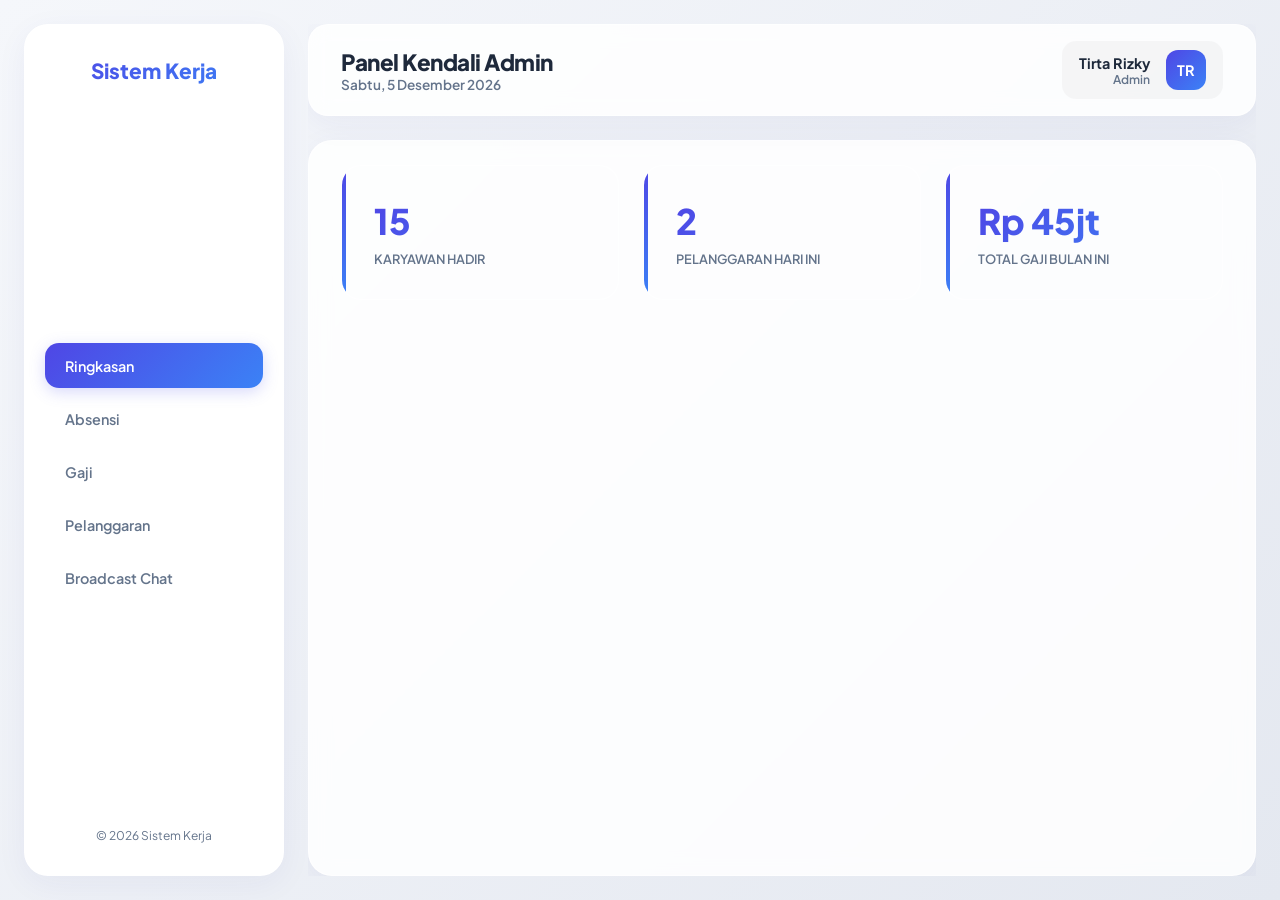
<file: index.html>
<!DOCTYPE html>
<html lang="id">
<head>
    <meta charset="UTF-8">
    <meta name="viewport" content="width=device-width, initial-scale=1.0">
    <title>Dashboard Admin - Manajemen Kerja</title>
    <link rel="stylesheet" href="style.css">
    <link rel="preconnect" href="https://fonts.googleapis.com">
    <link rel="preconnect" href="https://fonts.gstatic.com" crossorigin>
    <link href="https://fonts.googleapis.com/css2?family=Plus+Jakarta+Sans:wght@400;600;700;800&display=swap" rel="stylesheet">
</head>
<body>
    <div class="dashboard-container">
        <nav class="sidebar">
            <div class="logo">
                <h3>Sistem Kerja</h3>
            </div>
            <ul>
                <li><a href="#" class="active" onclick="showSection('overview')">Ringkasan</a></li>
                <li><a href="#" onclick="showSection('absensi')">Absensi</a></li>
                <li><a href="#" onclick="showSection('gaji')">Gaji</a></li>
                <li><a href="#" onclick="showSection('pelanggaran')">Pelanggaran</a></li>
                <li><a href="#" onclick="showSection('chat')">Broadcast Chat</a></li>
            </ul>
            <div class="sidebar-footer">
                <p>© 2026 Sistem Kerja</p>
            </div>
        </nav>

        <main class="content">
            <header>
                <div class="header-left">
                    <h2>Panel Kendali Admin</h2>
                    <div class="date-now" id="currentDate"></div>
                </div>

                <div class="header-right">
                    <div class="profile-dropdown" onclick="toggleDropdown()">
                        <div class="profile-info">
                            <span class="profile-name">Tirta Rizky</span>
                            <span class="profile-role" id="userRoleHeader">Admin</span>
                        </div>
                        <div class="profile-avatar">
                            <span>TR</span>
                        </div>
                        
                        <div class="dropdown-menu" id="profileDropdownMenu">
                            <div class="dropdown-item theme-item" onclick="toggleTheme(); event.stopPropagation();">
                                <span id="themeLabel">Mode Gelap</span>
                                <div class="theme-icons">
                                    <span class="icon-sun">☀️</span>
                                    <span class="icon-moon">🌙</span>
                                </div>
                            </div>
                            <hr class="dropdown-divider">
                            <div class="dropdown-item logout-item" onclick="logout()">
                                <span>Keluar Akun</span>
                                <span>🚪</span>
                            </div>
                        </div>
                    </div>
                </div>
            </header>

            <section id="overview" class="tab-content active">
                <div class="cards-grid">
                    <div class="card"><h3>15</h3><p>Karyawan Hadir</p></div>
                    <div class="card"><h3>2</h3><p>Pelanggaran Hari Ini</p></div>
                    <div class="card"><h3>Rp 45jt</h3><p>Total Gaji Bulan Ini</p></div>
                </div>
            </section>

            <section id="absensi" class="tab-content">
                <h3>Data Absensi (Admin & Karyawan)</h3>
                <div class="table-container">
                    <table>
                        <thead>
                            <tr><th>Nama</th><th>Role</th><th>Waktu Masuk</th><th>Status</th></tr>
                        </thead>
                        <tbody>
                            <tr><td>Tirta Rizky (Anda)</td><td>Admin</td><td>08:00</td><td><span class="badge success">Tepat Waktu</span></td></tr>
                            <tr><td>Budi Santoso</td><td>Karyawan</td><td>08:15</td><td><span class="badge danger">Terlambat</span></td></tr>
                        </tbody>
                    </table>
                </div>
            </section>

            <section id="gaji" class="tab-content">
                <h3>Monitoring Gaji</h3>
                <div class="table-container">
                    <table>
                        <thead>
                            <tr><th>Nama</th><th>Gaji Pokok</th><th>Potongan</th><th>Status</th></tr>
                        </thead>
                        <tbody>
                            <tr><td>Tirta Rizky (Anda)</td><td>Rp 7.500.000</td><td>-</td><td><span class="badge success">Sudah Masuk</span></td></tr>
                            <tr><td>Budi Santoso</td><td>Rp 4.000.000</td><td>- Rp 50.000</td><td><span class="badge warning">Tertunda</span></td></tr>
                        </tbody>
                    </table>
                </div>
            </section>

            <section id="pelanggaran" class="tab-content">
                <h3>Catatan Pelanggaran</h3>
                <div class="table-container">
                    <table>
                        <thead>
                            <tr><th>Nama</th><th>Jenis Pelanggaran</th><th>Tanggal</th><th>Sanksi</th></tr>
                        </thead>
                        <tbody>
                            <tr><td>Budi Santoso</td><td>Terlambat > 3x</td><td>05/04/2026</td><td><span class="badge danger">Teguran Lisan</span></td></tr>
                        </tbody>
                    </table>
                </div>
            </section>

            <section id="chat" class="tab-content">
                <h3>Broadcast Chat ke Karyawan / Mandor</h3>
                <div class="chat-box">
                    <div class="chat-messages" id="chatMessages">
                        <div class="msg system"><p>Sistem: Selamat datang di ruang pengumuman.</p></div>
                    </div>
                    <div class="chat-input-area" id="adminChatArea">
                        <input type="text" id="chatInput" placeholder="Ketik pesan pengumuman di sini...">
                        <button onclick="sendMessage()">Kirim</button>
                    </div>
                    <div class="chat-input-area hidden" id="karyawanChatArea">
                        <input type="text" placeholder="Anda hanya bisa membaca pesan di sini..." readonly>
                    </div>
                </div>
            </section>
        </main>
    </div>
    
    <script src="script.js"></script>
</body>
</html>
</file>
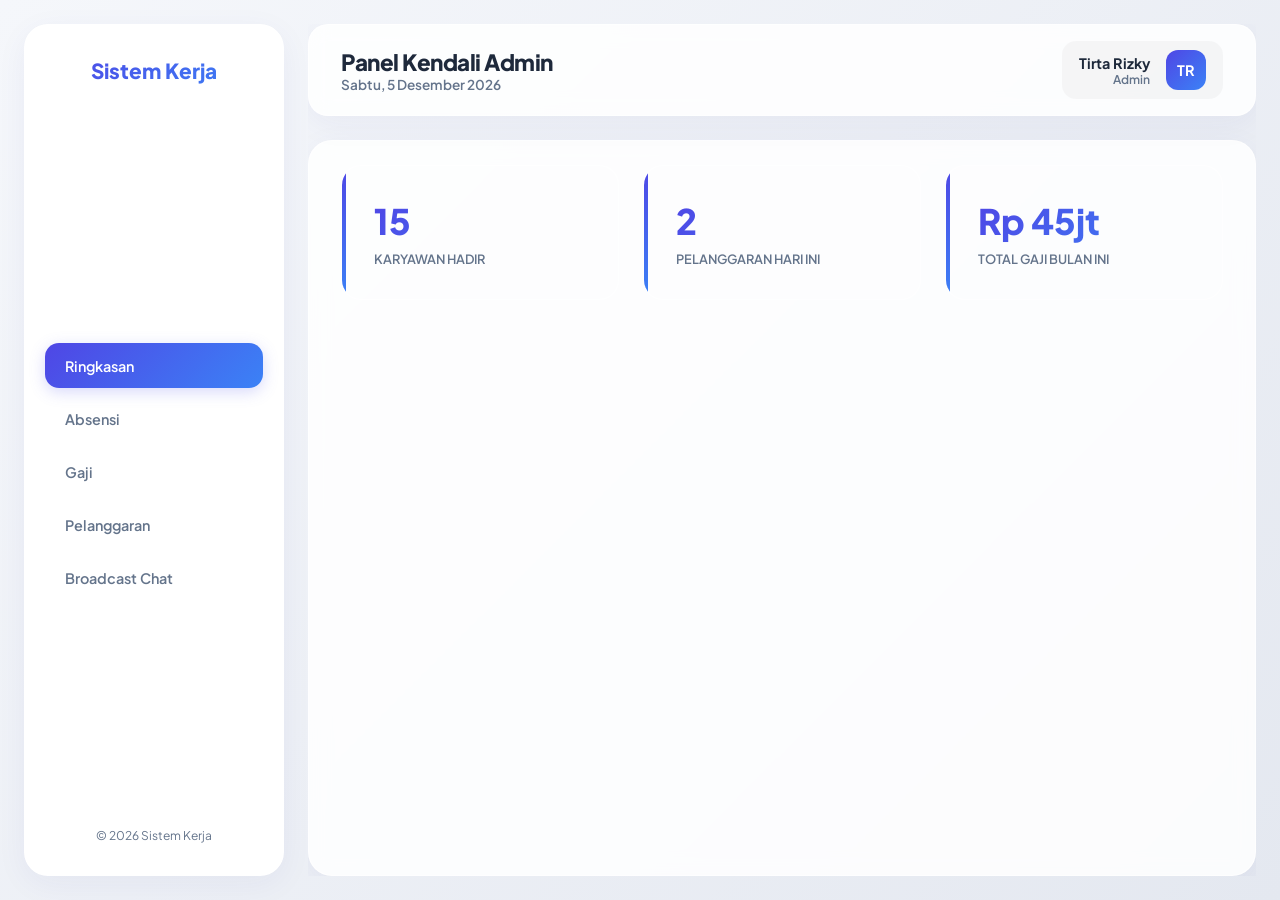
<file: dashboard.html>
<!DOCTYPE html>
<html lang="id">
<head>
    <meta charset="UTF-8">
    <meta name="viewport" content="width=device-width, initial-scale=1.0">
    <title>Dashboard Admin - Manajemen Kerja</title>
    <link rel="stylesheet" href="style.css">
    <link rel="preconnect" href="https://fonts.googleapis.com">
    <link rel="preconnect" href="https://fonts.gstatic.com" crossorigin>
    <link href="https://fonts.googleapis.com/css2?family=Plus+Jakarta+Sans:wght@400;600;700;800&display=swap" rel="stylesheet">
</head>
<body>
    <div class="dashboard-container">
        <nav class="sidebar">
            <div class="logo">
                <h3>Sistem Kerja</h3>
            </div>
            <ul>
                <li><a href="#" class="active" onclick="showSection('overview')">Ringkasan</a></li>
                <li><a href="#" onclick="showSection('absensi')">Absensi</a></li>
                <li><a href="#" onclick="showSection('gaji')">Gaji</a></li>
                <li><a href="#" onclick="showSection('pelanggaran')">Pelanggaran</a></li>
                <li><a href="#" onclick="showSection('chat')">Broadcast Chat</a></li>
            </ul>
            <div class="sidebar-footer">
                <p>© 2026 Sistem Kerja</p>
            </div>
        </nav>

        <main class="content">
            <header>
                <div class="header-left">
                    <h2>Panel Kendali Admin</h2>
                    <div class="date-now" id="currentDate"></div>
                </div>

                <div class="header-right">
                    <div class="profile-dropdown" onclick="toggleDropdown()">
                        <div class="profile-info">
                            <span class="profile-name">Tirta Rizky</span>
                            <span class="profile-role" id="userRoleHeader">Admin</span>
                        </div>
                        <div class="profile-avatar">
                            <span>TR</span>
                        </div>
                        
                        <div class="dropdown-menu" id="profileDropdownMenu">
                            <div class="dropdown-item theme-item" onclick="toggleTheme(); event.stopPropagation();">
                                <span id="themeLabel">Mode Gelap</span>
                                <div class="theme-icons">
                                    <span class="icon-sun">☀️</span>
                                    <span class="icon-moon">🌙</span>
                                </div>
                            </div>
                            <hr class="dropdown-divider">
                            <div class="dropdown-item logout-item" onclick="logout()">
                                <span>Keluar Akun</span>
                                <span>🚪</span>
                            </div>
                        </div>
                    </div>
                </div>
            </header>

            <section id="overview" class="tab-content active">
                <div class="cards-grid">
                    <div class="card"><h3>15</h3><p>Karyawan Hadir</p></div>
                    <div class="card"><h3>2</h3><p>Pelanggaran Hari Ini</p></div>
                    <div class="card"><h3>Rp 45jt</h3><p>Total Gaji Bulan Ini</p></div>
                </div>
            </section>

            <section id="absensi" class="tab-content">
                <h3>Data Absensi (Admin & Karyawan)</h3>
                <div class="table-container">
                    <table>
                        <thead>
                            <tr><th>Nama</th><th>Role</th><th>Waktu Masuk</th><th>Status</th></tr>
                        </thead>
                        <tbody>
                            <tr><td>Tirta Rizky (Anda)</td><td>Admin</td><td>08:00</td><td><span class="badge success">Tepat Waktu</span></td></tr>
                            <tr><td>Budi Santoso</td><td>Karyawan</td><td>08:15</td><td><span class="badge danger">Terlambat</span></td></tr>
                        </tbody>
                    </table>
                </div>
            </section>

            <section id="gaji" class="tab-content">
                <h3>Monitoring Gaji</h3>
                <div class="table-container">
                    <table>
                        <thead>
                            <tr><th>Nama</th><th>Gaji Pokok</th><th>Potongan</th><th>Status</th></tr>
                        </thead>
                        <tbody>
                            <tr><td>Tirta Rizky (Anda)</td><td>Rp 7.500.000</td><td>-</td><td><span class="badge success">Sudah Masuk</span></td></tr>
                            <tr><td>Budi Santoso</td><td>Rp 4.000.000</td><td>- Rp 50.000</td><td><span class="badge warning">Tertunda</span></td></tr>
                        </tbody>
                    </table>
                </div>
            </section>

            <section id="pelanggaran" class="tab-content">
                <h3>Catatan Pelanggaran</h3>
                <div class="table-container">
                    <table>
                        <thead>
                            <tr><th>Nama</th><th>Jenis Pelanggaran</th><th>Tanggal</th><th>Sanksi</th></tr>
                        </thead>
                        <tbody>
                            <tr><td>Budi Santoso</td><td>Terlambat > 3x</td><td>05/04/2026</td><td><span class="badge danger">Teguran Lisan</span></td></tr>
                        </tbody>
                    </table>
                </div>
            </section>

            <section id="chat" class="tab-content">
                <h3>Broadcast Chat ke Karyawan / Mandor</h3>
                <div class="chat-box">
                    <div class="chat-messages" id="chatMessages">
                        <div class="msg system"><p>Sistem: Selamat datang di ruang pengumuman.</p></div>
                    </div>
                    <div class="chat-input-area" id="adminChatArea">
                        <input type="text" id="chatInput" placeholder="Ketik pesan pengumuman di sini...">
                        <button onclick="sendMessage()">Kirim</button>
                    </div>
                    <div class="chat-input-area hidden" id="karyawanChatArea">
                        <input type="text" placeholder="Anda hanya bisa membaca pesan di sini..." readonly>
                    </div>
                </div>
            </section>
        </main>
    </div>
    
    <script src="script.js"></script>
</body>
</html>
</file>
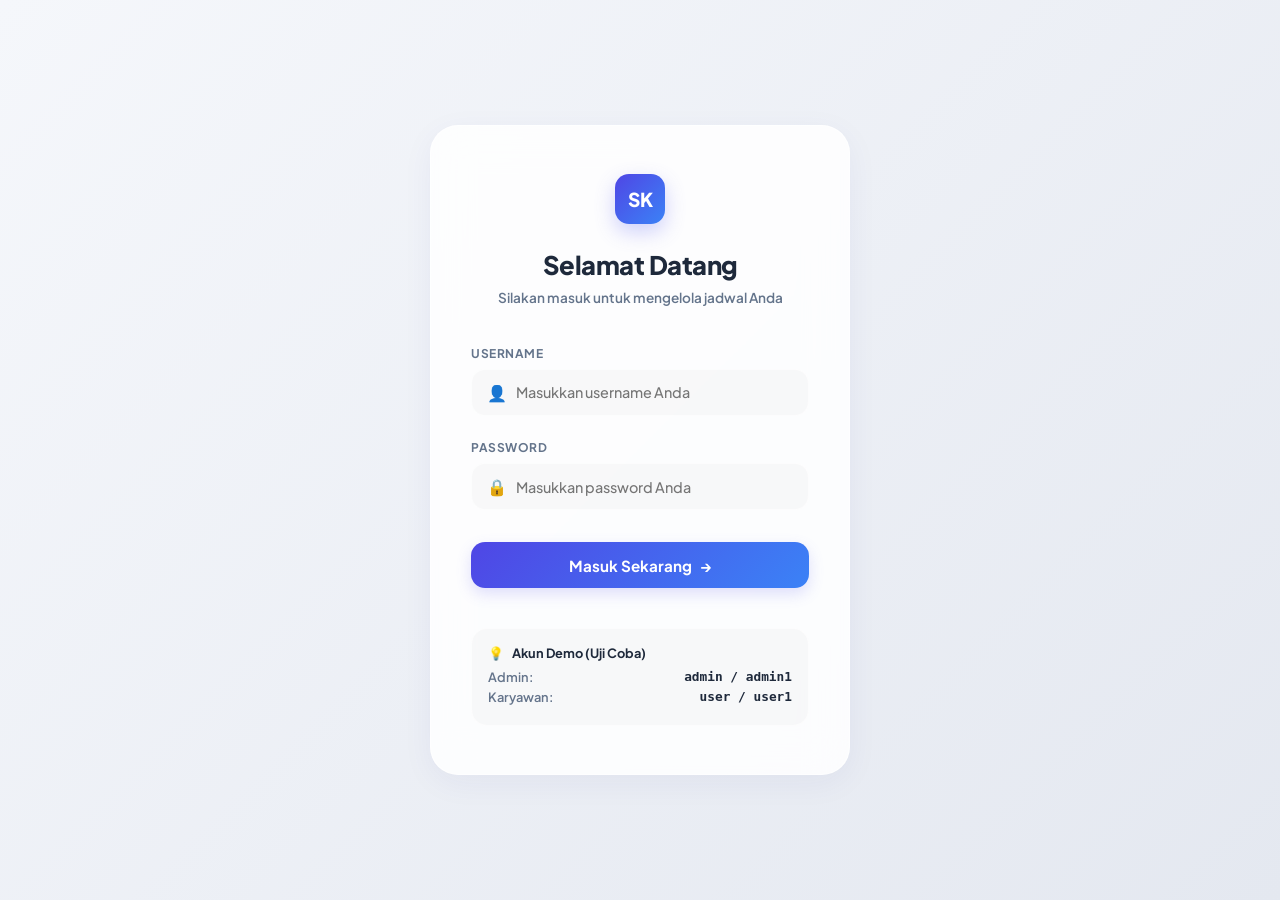
<file: login.html>
<!DOCTYPE html>
<html lang="id">
<head>
    <meta charset="UTF-8">
    <meta name="viewport" content="width=device-width, initial-scale=1.0">
    <title>Masuk - Sistem Manajemen Kerja</title>
    <link rel="stylesheet" href="style.css">
    <link rel="preconnect" href="https://fonts.googleapis.com">
    <link rel="preconnect" href="https://fonts.gstatic.com" crossorigin>
    <link href="https://fonts.googleapis.com/css2?family=Plus+Jakarta+Sans:wght@400;600;700;800&display=swap" rel="stylesheet">
</head>
<body class="login-page">

    <div class="login-container">
        <div class="login-header">
            <div class="login-logo">
                <span>SK</span>
            </div>
            <h2>Selamat Datang</h2>
            <p>Silakan masuk untuk mengelola jadwal Anda</p>
        </div>

        <form id="loginForm">
            <div class="input-group">
                <label for="username">Username</label>
                <div class="input-wrapper">
                    <span class="input-icon">👤</span>
                    <input type="text" id="username" required placeholder="Masukkan username Anda">
                </div>
            </div>

            <div class="input-group">
                <label for="password">Password</label>
                <div class="input-wrapper">
                    <span class="input-icon">🔒</span>
                    <input type="password" id="password" required placeholder="Masukkan password Anda">
                </div>
            </div>

            <button type="submit" class="btn-login">
                <span>Masuk Sekarang</span>
                <span class="btn-arrow">→</span>
            </button>
        </form>

        <div class="credentials-hint">
            <div class="hint-header">
                <span>💡</span> <strong>Akun Demo (Uji Coba)</strong>
            </div>
            <div class="hint-body">
                <div class="hint-row">
                    <span class="hint-role">Admin:</span>
                    <span class="hint-creds">admin / admin1</span>
                </div>
                <div class="hint-row">
                    <span class="hint-role">Karyawan:</span>
                    <span class="hint-creds">user / user1</span>
                </div>
            </div>
        </div>
    </div>

    <script src="script.js"></script>
    <script>
        // Memastikan tema gelap/terang terbawa sejak di halaman login
        document.addEventListener('DOMContentLoaded', function() {
            const currentTheme = localStorage.getItem('theme') || 'light';
            document.documentElement.setAttribute('data-theme', currentTheme);
        });
    </script>
</body>
</html>
</file>
<file: style.css>
/* --- TEMA & VARIABEL --- */
:root {
    --bg-gradient: linear-gradient(135deg, #f5f7fb 0%, #e4e8f0 100%);
    --glass-bg: rgba(255, 255, 255, 0.85);
    --glass-border: rgba(255, 255, 255, 0.6);
    --text-primary: #1e293b;
    --text-secondary: #64748b;
    
    --sidebar-bg: #ffffff;
    --sidebar-active-bg: linear-gradient(135deg, #4f46e5 0%, #3b82f6 100%);
    --sidebar-active-text: #ffffff;
    
    --accent-gradient: linear-gradient(135deg, #4f46e5 0%, #3b82f6 100%);
    --danger-gradient: linear-gradient(135deg, #ef4444 0%, #f43f5e 100%);
    --success-gradient: linear-gradient(135deg, #10b981 0%, #059669 100%);
    --warning-gradient: linear-gradient(135deg, #f59e0b 0%, #d97706 100%);
    
    --glass-shadow: 0 8px 32px 0 rgba(31, 38, 135, 0.05);
}

[data-theme="dark"] {
    --bg-gradient: radial-gradient(circle at top left, #0f172a, #020617);
    --glass-bg: rgba(30, 41, 59, 0.6);
    --glass-border: rgba(255, 255, 255, 0.05);
    --text-primary: #f8fafc;
    --text-secondary: #94a3b8;
    
    --sidebar-bg: rgba(15, 23, 42, 0.8);
    --sidebar-active-bg: linear-gradient(135deg, #6366f1 0%, #a855f7 100%);
    
    --accent-gradient: linear-gradient(135deg, #6366f1 0%, #a855f7 100%);
    --glass-shadow: 0 8px 32px 0 rgba(0, 0, 0, 0.3);
}

* {
    margin: 0; padding: 0; box-sizing: border-box;
    font-family: 'Plus Jakarta Sans', system-ui, sans-serif;
    transition: all 0.25s cubic-bezier(0.4, 0, 0.2, 1);
}

body {
    background: var(--bg-gradient);
    color: var(--text-primary);
    min-height: 100vh;
}

/* --- LAYOUT --- */
.dashboard-container {
    display: flex; height: 100vh; padding: 1.5rem; gap: 1.5rem;
}

.sidebar {
    width: 260px; background: var(--sidebar-bg); backdrop-filter: blur(10px);
    border: 1px solid var(--glass-border); border-radius: 24px;
    box-shadow: var(--glass-shadow); display: flex; flex-direction: column;
    justify-content: space-between; padding: 2rem 1.25rem;
}

.sidebar .logo h3 {
    font-weight: 800; font-size: 1.3rem; background: var(--accent-gradient);
    -webkit-background-clip: text; -webkit-text-fill-color: transparent;
    background-clip: text; color: transparent;
    text-align: center; margin-bottom: 2.5rem;
}

.sidebar ul { list-style: none; }
.sidebar ul li { margin-bottom: 0.5rem; }
.sidebar ul li a {
    color: var(--text-secondary); text-decoration: none; display: flex;
    padding: 0.85rem 1.25rem; border-radius: 14px; font-weight: 600; font-size: 0.9rem;
}
.sidebar ul li a:hover { background: rgba(255, 255, 255, 0.1); color: var(--text-primary); transform: translateX(4px); }
.sidebar ul li a.active { background: var(--sidebar-active-bg); color: var(--sidebar-active-text); box-shadow: 0 4px 15px rgba(99, 102, 241, 0.25); }

.sidebar-footer { text-align: center; font-size: 0.75rem; color: var(--text-secondary); }

.content { flex: 1; display: flex; flex-direction: column; overflow: hidden; }

/* --- HEADER & PROFIL DROPDOWN --- */
/* --- PERBAIKAN LAPISAN HEADER & DROPDOWN --- */
header {
    display: flex; 
    justify-content: space-between; 
    align-items: center;
    margin-bottom: 1.5rem; 
    background: var(--glass-bg); 
    backdrop-filter: blur(10px);
    border: 1px solid var(--glass-border); 
    padding: 1rem 2rem;
    border-radius: 20px; 
    box-shadow: var(--glass-shadow);
    
    /* Tambahkan dua baris ini agar berada paling depan */
    position: relative;
    z-index: 200; 
}

.header-right { 
    position: relative; 
    z-index: 210; /* Pastikan area profil lebih tinggi dari headernya */
}

/* Cari bagian dropdown-menu dan pastikan z-index-nya tinggi juga */
.dropdown-menu {
    position: absolute; 
    top: 120%; 
    right: 0; 
    width: 220px;
    background: var(--glass-bg); 
    backdrop-filter: blur(15px);
    border: 1px solid var(--glass-border); 
    border-radius: 16px;
    box-shadow: 0 10px 25px rgba(0,0,0,0.1); 
    padding: 0.75rem;
    display: flex; 
    flex-direction: column; 
    gap: 0.25rem;
    opacity: 0; 
    visibility: hidden; 
    transform: translateY(-10px);
    
    /* Tambahkan/pastikan baris ini ada */
    z-index: 300; 
}

header {
    display: flex; justify-content: space-between; align-items: center;
    margin-bottom: 1.5rem; background: var(--glass-bg); backdrop-filter: blur(10px);
    border: 1px solid var(--glass-border); padding: 1rem 2rem;
    border-radius: 20px; box-shadow: var(--glass-shadow);
}

header h2 { font-weight: 800; font-size: 1.4rem; letter-spacing: -0.5px; }
.date-now { color: var(--text-secondary); font-size: 0.85rem; font-weight: 600; }

.header-right { position: relative; }

.profile-dropdown {
    display: flex; align-items: center; gap: 1rem; cursor: pointer;
    background: rgba(0, 0, 0, 0.03); padding: 0.5rem 1rem; border-radius: 14px;
    border: 1px solid transparent;
}
[data-theme="dark"] .profile-dropdown { background: rgba(255, 255, 255, 0.05); }
.profile-dropdown:hover { border-color: var(--glass-border); background: rgba(0, 0, 0, 0.05); }

.profile-info { text-align: right; }
.profile-name { display: block; font-weight: 700; font-size: 0.9rem; }
.profile-role { display: block; font-size: 0.75rem; color: var(--text-secondary); font-weight: 600; }

.profile-avatar {
    width: 40px; height: 40px; background: var(--accent-gradient);
    border-radius: 12px; display: flex; justify-content: center;
    align-items: center; color: white; font-weight: 700; font-size: 0.9rem;
}

/* Dropdown Menu */
.dropdown-menu {
    position: absolute; top: 120%; right: 0; width: 220px;
    background: var(--glass-bg); backdrop-filter: blur(15px);
    border: 1px solid var(--glass-border); border-radius: 16px;
    box-shadow: 0 10px 25px rgba(0,0,0,0.1); padding: 0.75rem;
    display: flex; flex-direction: column; gap: 0.25rem;
    z-index: 100; opacity: 0; visibility: hidden; transform: translateY(-10px);
}
.dropdown-menu.show { opacity: 1; visibility: visible; transform: translateY(0); }

.dropdown-item {
    display: flex; justify-content: space-between; align-items: center;
    padding: 0.75rem 1rem; border-radius: 10px; font-size: 0.85rem; font-weight: 600;
}
.dropdown-item:hover { background: rgba(0, 0, 0, 0.05); }
[data-theme="dark"] .dropdown-item:hover { background: rgba(255, 255, 255, 0.05); }

.dropdown-divider { border: 0; height: 1px; background: var(--glass-border); margin: 0.5rem 0; }

.logout-item { color: #f43f5e; cursor: pointer; }
.logout-item:hover { background: #fee2e2; }
[data-theme="dark"] .logout-item:hover { background: rgba(244, 63, 94, 0.1); }

/* Switch Tema dengan Animasi */
.theme-item { cursor: pointer; }
.theme-icons { font-size: 1.1rem; position: relative; width: 24px; height: 24px; display: flex; justify-content: center; align-items: center;}
.icon-sun, .icon-moon { position: absolute; }

/* Logika Sembunyi/Muncul Ikon */
[data-theme="dark"] .icon-sun { opacity: 0; transform: rotate(45deg) scale(0); }
[data-theme="dark"] .icon-moon { opacity: 1; transform: rotate(0) scale(1); }
[data-theme="light"] .icon-sun { opacity: 1; transform: rotate(0) scale(1); }
[data-theme="light"] .icon-moon { opacity: 0; transform: rotate(-45deg) scale(0); }

/* --- SECTIONS & COMPONENTS --- */
.tab-content {
    display: none; background: var(--glass-bg); backdrop-filter: blur(10px);
    border: 1px solid var(--glass-border); padding: 1.5rem 2rem;
    border-radius: 24px; box-shadow: var(--glass-shadow); flex: 1; overflow-y: auto;
}
.tab-content.active { display: block; }
.tab-content h3 { font-weight: 800; margin-bottom: 1.5rem; }

.cards-grid { display: grid; grid-template-columns: repeat(auto-fit, minmax(240px, 1fr)); gap: 1.5rem; }
.card { background: rgba(255, 255, 255, 0.03); border: 1px solid var(--glass-border); padding: 2rem; border-radius: 20px; position: relative; overflow: hidden; }
.card::before { content: ''; position: absolute; top: 0; left: 0; width: 4px; height: 100%; background: var(--accent-gradient); }
.card h3 { font-size: 2.2rem; font-weight: 800; margin-bottom: 0.5rem; background: var(--accent-gradient); -webkit-background-clip: text; background-clip: text; -webkit-text-fill-color: transparent; }
.card p { color: var(--text-secondary); font-weight: 600; font-size: 0.8rem; text-transform: uppercase; }

.table-container { background: rgba(255, 255, 255, 0.02); border-radius: 16px; border: 1px solid var(--glass-border); overflow: hidden; }
table { width: 100%; border-collapse: collapse; text-align: left; }
table th, table td { padding: 1.25rem; }
table th { background: rgba(0, 0, 0, 0.03); color: var(--text-secondary); font-weight: 700; font-size: 0.75rem; text-transform: uppercase; }
table td { border-bottom: 1px solid var(--glass-border); font-size: 0.95rem; }
table tr:last-child td { border-bottom: none; }
table tr:hover td { background: rgba(255, 255, 255, 0.03); }

.badge { padding: 0.4rem 0.85rem; border-radius: 10px; font-size: 0.75rem; font-weight: 700; color: white; }
.badge.success { background: var(--success-gradient); }
.badge.warning { background: var(--warning-gradient); }
.badge.danger { background: var(--danger-gradient); }

/* CHAT */
.chat-box { border-radius: 20px; border: 1px solid var(--glass-border); display: flex; flex-direction: column; height: 400px; overflow: hidden; }
.chat-messages { flex: 1; padding: 1.5rem; overflow-y: auto; background: rgba(0, 0, 0, 0.02); display: flex; flex-direction: column; gap: 1rem; }
.msg { 
    padding: 0.85rem 1.25rem; 
    border-radius: 16px; 
    max-width: 65%; /* Maksimal lebar balon chat adalah 65% dari lebar area chat */
    font-size: 0.9rem; 
    line-height: 1.4;
    box-shadow: 0 2px 10px rgba(0,0,0,0.03);
    
    /* Tambahkan dua baris ini agar teks panjang otomatis turun ke bawah */
    white-space: pre-wrap;   /* Menjaga spasi dan enter tetap rapi */
    word-break: break-word; /* Memaksa kata yang sangat panjang untuk patah ke bawah */
}
.msg.system { background: transparent; text-align: center; max-width: 100%; color: var(--text-secondary); font-weight: 600; font-size: 0.8rem; }
.msg.admin { 
    background: var(--accent-gradient); 
    color: white; 
    margin-left: auto; /* Mendorong balon chat ke kanan */
    border-bottom-right-radius: 4px; 
    text-align: left; /* Teks di dalam balon tetap rata kiri agar mudah dibaca */
}
.chat-input-area { display: flex; gap: 0.75rem; padding: 1.25rem; background: var(--glass-bg); border-top: 1px solid var(--glass-border); }
.chat-input-area input { flex: 1; padding: 0.85rem 1.25rem; border: 1px solid var(--glass-border); border-radius: 14px; background: rgba(0, 0, 0, 0.02); color: var(--text-primary); }
.chat-input-area input:focus { outline: none; border-color: #4f46e5; }
.chat-input-area button { padding: 0 1.5rem; background: var(--accent-gradient); color: white; border: none; border-radius: 14px; cursor: pointer; font-weight: 700; }

.hidden { display: none !important; }

/* --- GAYA KHUSUS HALAMAN LOGIN MODERN --- */
.login-page {
    display: flex;
    justify-content: center;
    align-items: center;
    height: 100vh;
    background: var(--bg-gradient);
}

.login-page .login-container {
    background: var(--glass-bg);
    backdrop-filter: blur(20px);
    border: 1px solid var(--glass-border);
    padding: 3rem 2.5rem;
    border-radius: 28px;
    box-shadow: var(--glass-shadow);
    width: 420px;
    text-align: center;
}

.login-logo {
    width: 50px;
    height: 50px;
    background: var(--accent-gradient);
    border-radius: 14px;
    display: flex;
    justify-content: center;
    align-items: center;
    color: white;
    font-weight: 800;
    font-size: 1.2rem;
    margin: 0 auto 1.5rem auto;
    box-shadow: 0 8px 20px rgba(99, 102, 241, 0.3);
}

.login-header h2 {
    font-weight: 800;
    font-size: 1.6rem;
    letter-spacing: -0.5px;
    margin-bottom: 0.5rem;
}

.login-header p {
    color: var(--text-secondary);
    font-size: 0.85rem;
    font-weight: 600;
    margin-bottom: 2.5rem;
}

.login-page .input-group {
    text-align: left;
    margin-bottom: 1.5rem;
}

.login-page .input-group label {
    display: block;
    font-size: 0.75rem;
    font-weight: 700;
    text-transform: uppercase;
    color: var(--text-secondary);
    letter-spacing: 0.5px;
    margin-bottom: 0.5rem;
}

.input-wrapper {
    position: relative;
    display: flex;
    align-items: center;
}

.input-icon {
    position: absolute;
    left: 1rem;
    font-size: 1rem;
    color: var(--text-secondary);
}

.login-page .input-group input {
    width: 100%;
    padding: 0.85rem 1rem 0.85rem 2.75rem;
    border: 1px solid var(--glass-border);
    border-radius: 14px;
    background: rgba(0, 0, 0, 0.02);
    color: var(--text-primary);
    font-weight: 500;
    font-size: 0.9rem;
}
[data-theme="dark"] .login-page .input-group input { background: rgba(255, 255, 255, 0.02); }
.login-page .input-group input:focus {
    outline: none;
    border-color: #4f46e5;
    background: transparent;
}

.btn-login {
    width: 100%;
    padding: 0.85rem;
    background: var(--accent-gradient);
    color: white;
    border: none;
    border-radius: 14px;
    cursor: pointer;
    font-weight: 700;
    font-size: 0.95rem;
    display: flex;
    justify-content: center;
    align-items: center;
    gap: 0.5rem;
    box-shadow: 0 6px 15px rgba(99, 102, 241, 0.2);
    margin-top: 2rem;
}

.btn-login:hover {
    transform: translateY(-2px);
    box-shadow: 0 8px 25px rgba(99, 102, 241, 0.3);
}

.btn-arrow {
    transition: transform 0.25s ease;
}
.btn-login:hover .btn-arrow {
    transform: translateX(4px);
}

.credentials-hint {
    margin-top: 2.5rem;
    background: rgba(0, 0, 0, 0.02);
    border: 1px solid var(--glass-border);
    border-radius: 16px;
    padding: 1rem;
    text-align: left;
}
[data-theme="dark"] .credentials-hint { background: rgba(255, 255, 255, 0.02); }

.hint-header {
    font-size: 0.8rem;
    margin-bottom: 0.5rem;
    display: flex;
    align-items: center;
    gap: 0.5rem;
}

.hint-body {
    font-size: 0.8rem;
}

.hint-row {
    display: flex;
    justify-content: space-between;
    margin-bottom: 0.25rem;
}

.hint-role {
    color: var(--text-secondary);
    font-weight: 600;
}

.hint-creds {
    font-family: monospace;
    font-weight: 700;
    color: var(--text-primary);
}

/* --- KODE UNTUK SCROLLBAR MODERN & MINIMALIS --- */

/* 1. Mengatur area scroll secara umum di area chat */
.chat-messages::-webkit-scrollbar {
    width: 6px;               /* Membuat batang scroll lebih tipis */
    background-color: transparent; /* Area jalannya transparan agar tidak kaku */
}

/* 2. Mengatur "Handle" (batang yang bisa digeser) */
.chat-messages::-webkit-scrollbar-thumb {
    background-color: rgba(99, 102, 241, 0.2); /* Warna gradien ungu lembut, transparan */
    border-radius: 99px;      /* Membulat sempurna */
    border: none;             /* Menghilangkan garis pinggir bawaan */
}

/* 3. Efek saat "Handle" diarahkan kursor (hover) */
.chat-messages::-webkit-scrollbar-thumb:hover {
    background-color: rgba(99, 102, 241, 0.5); /* Warna menjadi lebih jelas saat disentuh */
}

/* --- OPTIONAL: Menghilangkan Tombol Panah Bawaan (Atas & Bawah) --- */
.chat-messages::-webkit-scrollbar-button {
    display: none; /* Tombol panah seperti di gambar kamu akan hilang agar lebih bersih */
}
</file>
